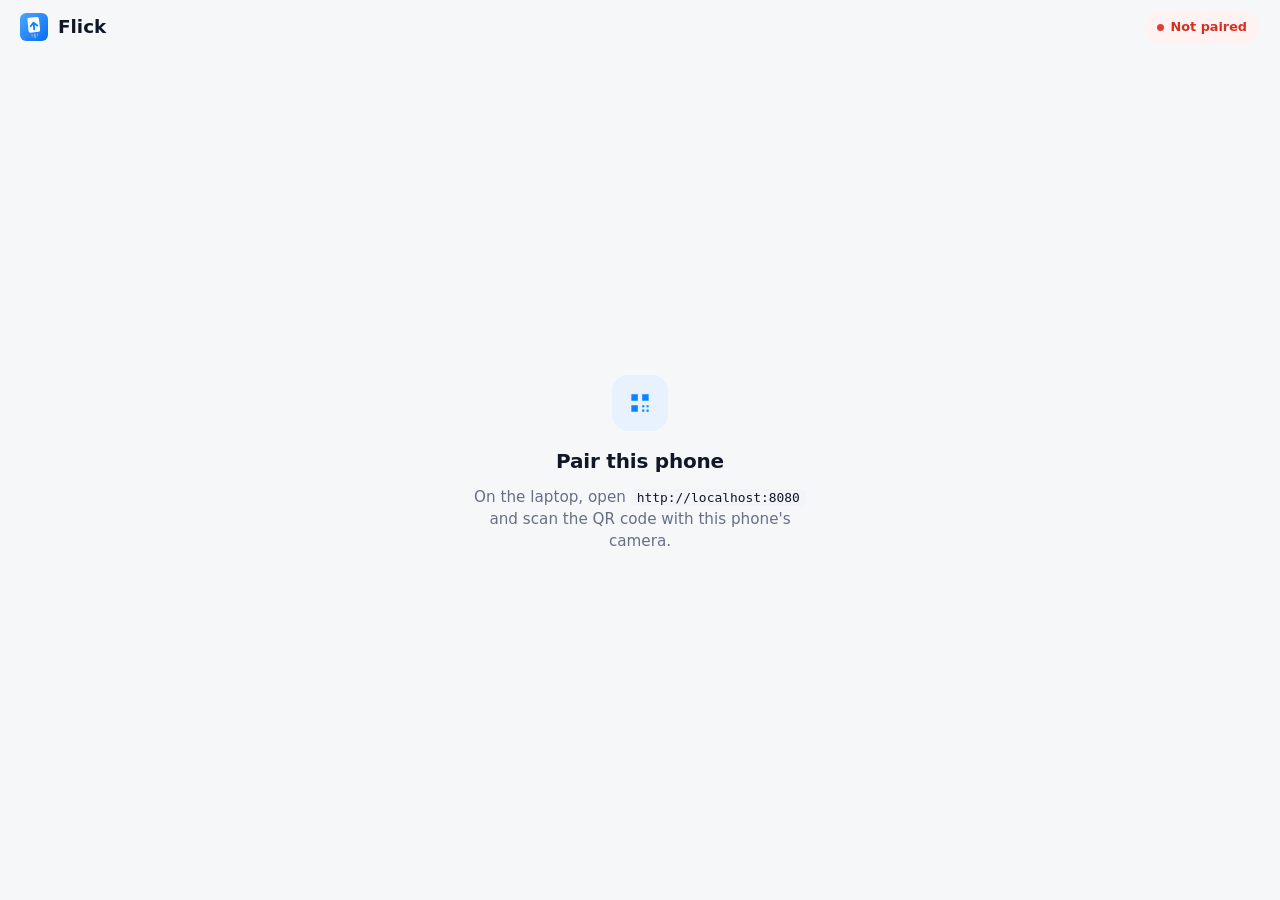
<file: web/index.html>
<!doctype html>
<html lang="en">
<head>
  <meta charset="utf-8">
  <meta name="viewport" content="width=device-width, initial-scale=1, viewport-fit=cover">
  <meta name="color-scheme" content="light dark">
  <meta name="theme-color" content="#f6f7f9" media="(prefers-color-scheme: light)">
  <meta name="theme-color" content="#0b0d12" media="(prefers-color-scheme: dark)">
  <title>Flick</title>
  <link rel="manifest" href="manifest.json">
  <link rel="icon" type="image/svg+xml" href="icons/logo.svg">
  <link rel="icon" type="image/png" sizes="192x192" href="icons/icon-192.png">
  <link rel="apple-touch-icon" href="icons/apple-touch-icon.png">
  <meta name="apple-mobile-web-app-capable" content="yes">
  <meta name="mobile-web-app-capable" content="yes">
  <meta name="apple-mobile-web-app-status-bar-style" content="default">
  <meta name="apple-mobile-web-app-title" content="Flick">
  <link rel="stylesheet" href="styles.css">
  <script type="module" src="app.js"></script>
</head>
<body>
  <header class="topbar">
    <div class="brand">
      <svg class="logo" viewBox="0 0 512 512" aria-hidden="true">
        <defs>
          <linearGradient id="logo-bg" x1="0" y1="0" x2="1" y2="1">
            <stop offset="0" stop-color="#4aa8ff"/>
            <stop offset="1" stop-color="#0a6cf0"/>
          </linearGradient>
        </defs>
        <rect width="512" height="512" rx="114" fill="url(#logo-bg)"/>
        <g transform="rotate(-6 256 256)">
          <g stroke="#fff" stroke-linecap="round" stroke-width="18" fill="none">
            <line x1="256" y1="384" x2="256" y2="452" opacity="0.75"/>
            <line x1="206" y1="384" x2="206" y2="424" opacity="0.45"/>
            <line x1="306" y1="384" x2="306" y2="424" opacity="0.45"/>
          </g>
          <rect x="150" y="80" width="212" height="272" rx="34" fill="#fff"/>
          <path d="M196 236 L256 176 L316 236 M256 184 V298" fill="none" stroke="#0a84ff" stroke-width="34" stroke-linecap="round" stroke-linejoin="round"/>
        </g>
      </svg>
      <span>Flick</span>
    </div>
    <span id="pair-status" class="pill">…</span>
  </header>

  <section id="direction" class="direction" hidden>
    <div id="dir-gauge" class="gauge" aria-hidden="true" hidden>
      <svg class="needle" viewBox="0 0 24 24"><path d="M12 4l5 7h-3.2v9h-3.6v-9H7z"/></svg>
    </div>
    <span id="dir-dot" class="dot" aria-hidden="true"></span>
    <span id="dir-text" class="dir-text">Compass off</span>
    <button id="compass-btn" class="chip-btn" type="button">Enable compass</button>
    <button id="calibrate-btn" class="chip-btn" type="button" hidden>Calibrate</button>
  </section>

  <main id="stage" class="stage">
    <section id="unpaired" class="panel" hidden>
      <div class="panel-icon">
        <svg viewBox="0 0 24 24" aria-hidden="true"><path d="M4 4h6v6H4zM14 4h6v6h-6zM4 14h6v6H4zM14 14h2v2h-2zM18 14h2v2h-2zM14 18h2v2h-2zM18 18h2v2h-2z"/></svg>
      </div>
      <h2>Pair this phone</h2>
      <p>On the laptop, open <code>http://localhost:8080</code> and scan the QR code with this phone's camera.</p>
    </section>

    <section id="calibrate" class="panel calibrate" hidden>
      <span class="eyebrow">Calibrate</span>
      <h2>Point at your laptop</h2>
      <p>Hold the phone the way you will when sending, top edge towards the laptop.</p>
      <div class="dial">
        <span id="cal-heading" class="dial-value">–</span>
        <span class="dial-label">heading</span>
      </div>
      <button id="cal-save" class="btn btn-primary" type="button">This is my laptop</button>
      <button id="cal-cancel" class="btn btn-ghost" type="button">Cancel</button>
    </section>

    <section id="empty" class="panel empty" hidden>
      <svg class="hero" viewBox="0 0 160 96" aria-hidden="true">
        <rect x="14" y="30" width="34" height="56" rx="7" class="hero-phone"/>
        <rect x="20" y="38" width="22" height="30" rx="3" class="hero-photo"/>
        <path d="M58 54 C 80 18, 104 18, 118 34" class="hero-arc"/>
        <path d="M112 28 l8 6 -9 4" class="hero-arc"/>
        <rect x="104" y="44" width="48" height="30" rx="4" class="hero-laptop"/>
        <rect x="98" y="74" width="60" height="5" rx="2.5" class="hero-laptop"/>
      </svg>
      <h2>Ready to send</h2>
      <p>Choose photos or videos, point the phone at your laptop, then swipe up or flick.</p>
    </section>

    <div id="card" class="card" hidden>
      <img id="card-img" alt="Selected photo" draggable="false">
      <video id="card-video" muted playsinline loop preload="metadata" hidden></video>
      <span id="video-badge" class="video-badge" hidden>
        <svg viewBox="0 0 24 24" aria-hidden="true"><path d="M8 5.5v13l10.5-6.5z"/></svg>
        <span id="video-duration">Video</span>
      </span>
      <span id="stack-count" class="stack-count" hidden></span>
    </div>
    <p class="swipe-hint" aria-hidden="true">
      <svg viewBox="0 0 24 24"><path d="M6 14l6-6 6 6"/></svg>
      Swipe up to send
    </p>
  </main>

  <footer class="dock">
    <p id="status" class="status" role="status" aria-live="polite"></p>
    <div id="progress" class="progress" hidden><span id="progress-fill"></span></div>
    <div id="error-actions" class="error-actions" hidden>
      <button id="retry-btn" class="btn btn-secondary" type="button">Retry</button>
      <button id="skip-btn" class="btn btn-secondary" type="button">Skip this one</button>
    </div>
    <label id="pick" class="btn btn-primary btn-block" hidden>
      <svg class="icon" viewBox="0 0 24 24" aria-hidden="true"><rect x="3" y="5" width="18" height="14" rx="2.5"/><circle cx="9" cy="10" r="1.6"/><path d="M21 15l-5-5-8 9"/></svg>
      Choose photos &amp; videos
      <input id="file-input" type="file" accept="image/*,video/*" multiple hidden>
    </label>
    <button id="sendall-btn" class="switch-row" type="button" role="switch" aria-checked="true" hidden>
      <span class="switch-label" id="sendall-label">Send all with one flick</span>
      <span class="switch" aria-hidden="true"><span class="knob"></span></span>
    </button>
    <button id="wrist-btn" class="switch-row" type="button" role="switch" aria-checked="true" hidden>
      <span class="switch-label">Flick the phone to send</span>
      <span class="switch" aria-hidden="true"><span class="knob"></span></span>
    </button>
  </footer>
</body>
</html>
</file>
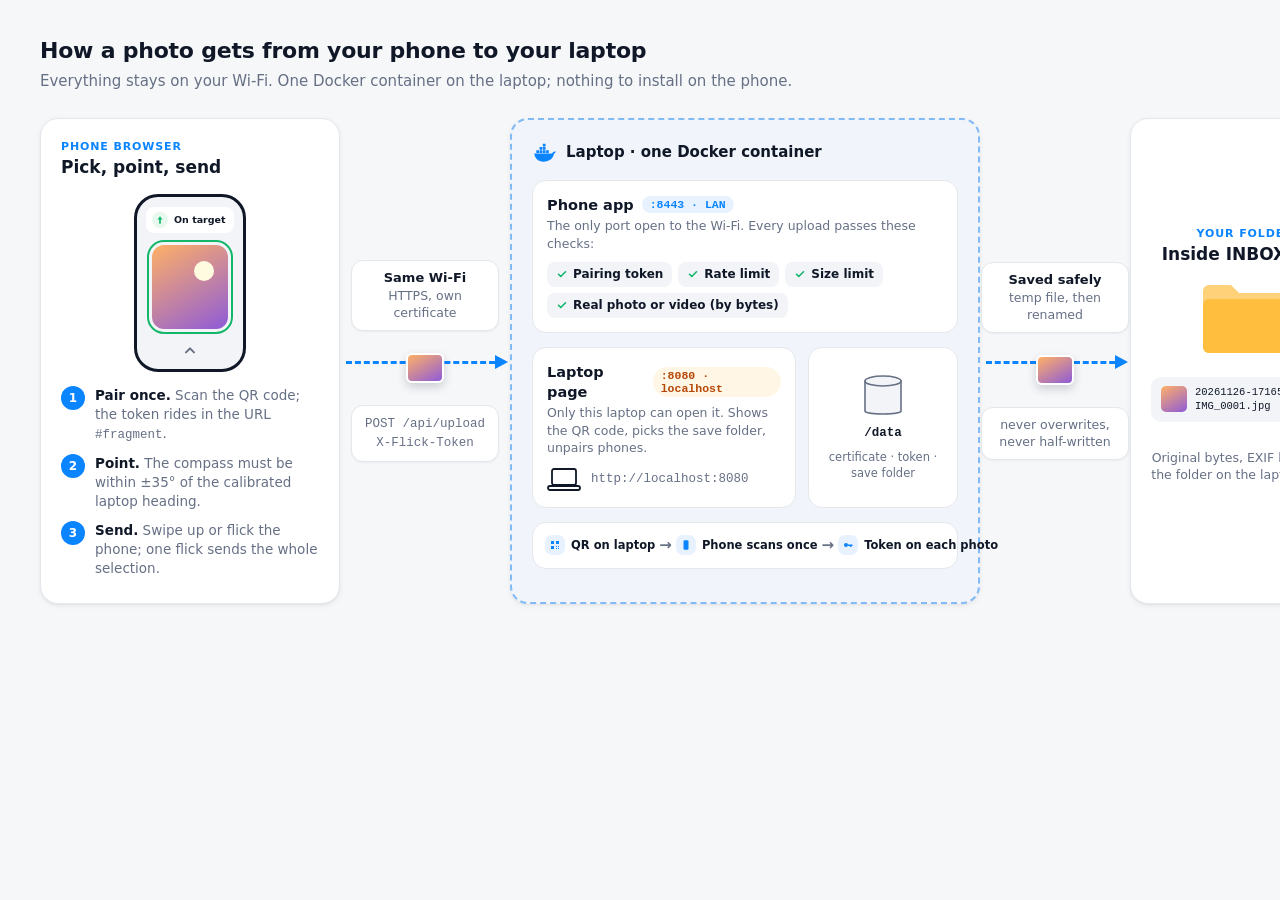
<file: docs/architecture.html>
<!doctype html>
<html lang="en">
<head>
<meta charset="utf-8">
<title>Flick: how it works</title>
<!--
  Source of docs/assets/architecture-{light,dark}.png. After editing, re-render
  at 1400x640 with deviceScaleFactor 2 in light and dark colour schemes.
-->
<style>
  :root {
    --bg: #f6f7f9; --surface: #fff; --surface-2: #f2f4f7; --border: #e4e7ec;
    --text: #101828; --muted: #667085; --primary: #0a84ff; --primary-soft: #e8f2ff;
    --ok: #12b76a; --ok-soft: #e7f8ef; --warn-soft: #fff6e5; --warn: #b54708;
    --font: "Segoe UI", ui-sans-serif, system-ui, -apple-system, Roboto, Arial, sans-serif;
    --mono: "Cascadia Mono", ui-monospace, SFMono-Regular, Consolas, monospace;
  }
  @media (prefers-color-scheme: dark) {
    :root {
      --bg: #0b0d12; --surface: #12151c; --surface-2: #1a1e27; --border: #262b36;
      --text: #f2f4f7; --muted: #98a2b3; --primary-soft: #0a2a4d; --ok-soft: #0d2b1e;
      --warn-soft: #2b1d08; --warn: #fdb022;
    }
  }
  * { box-sizing: border-box; }
  html, body { margin: 0; }
  body {
    width: 1400px; height: 640px; padding: 36px 40px;
    background: var(--bg); color: var(--text); font: 15px/1.4 var(--font);
    -webkit-font-smoothing: antialiased; overflow: hidden;
  }
  h1 { margin: 0 0 4px; font-size: 22px; font-weight: 700; letter-spacing: -.01em; }
  .sub { color: var(--muted); margin: 0 0 26px; }
  .mono { font-family: var(--mono); font-size: 12.5px; }

  .row { display: grid; grid-template-columns: 300px 170px 470px 150px 230px; align-items: stretch; height: 486px; }

  .panel {
    background: var(--surface); border: 1px solid var(--border); border-radius: 18px;
    box-shadow: 0 1px 2px rgb(16 24 40 / .05), 0 2px 6px rgb(16 24 40 / .05);
    padding: 20px; display: flex; flex-direction: column; gap: 14px;
  }
  .tag { font-size: 11px; font-weight: 700; letter-spacing: .08em; text-transform: uppercase; color: var(--primary); }
  .panel h2 { margin: 2px 0 0; font-size: 17px; font-weight: 650; }

  /* phone */
  .phone-wrap { display: flex; justify-content: center; }
  .phone {
    width: 112px; height: 178px; border-radius: 24px; border: 3px solid var(--text);
    background: var(--surface-2); padding: 10px 9px; display: flex; flex-direction: column; gap: 8px;
  }
  .phone .strip { display: flex; align-items: center; gap: 6px; background: var(--surface); border-radius: 8px; padding: 5px 6px; font-size: 9.5px; font-weight: 600; }
  .gauge { width: 16px; height: 16px; border-radius: 50%; background: var(--ok-soft); display: grid; place-items: center; }
  .gauge svg { width: 10px; height: 10px; fill: var(--ok); }
  .photo {
    flex: 1; border-radius: 12px; outline: 2.5px solid var(--ok); outline-offset: 3px; margin: 4px 6px 6px;
    background: linear-gradient(150deg, #ffb066, #8e5bd8);
    position: relative;
  }
  .photo::after { content: ""; position: absolute; right: 14px; top: 16px; width: 20px; height: 20px; border-radius: 50%; background: #fffbe0; }
  .swipe { display: flex; justify-content: center; }
  .swipe svg { width: 16px; height: 16px; fill: none; stroke: var(--muted); stroke-width: 3; stroke-linecap: round; stroke-linejoin: round; }

  .steps { list-style: none; margin: 0; padding: 0; display: grid; gap: 10px; }
  .steps li { display: grid; grid-template-columns: 24px 1fr; gap: 10px; font-size: 13.5px; color: var(--muted); }
  .steps b { color: var(--text); font-weight: 600; }
  .num { width: 24px; height: 24px; border-radius: 50%; background: var(--primary); color: #fff; display: grid; place-items: center; font-size: 12px; font-weight: 700; }

  /* connectors */
  .link { position: relative; display: flex; flex-direction: column; justify-content: center; align-items: center; gap: 10px; }
  .wire { position: absolute; left: 6px; right: 6px; top: 50%; height: 0; border-top: 3px dashed var(--primary); }
  .wire::after {
    content: ""; position: absolute; right: -4px; top: -9px;
    border-left: 13px solid var(--primary); border-top: 7.5px solid transparent; border-bottom: 7.5px solid transparent;
  }
  .bubble {
    position: relative; z-index: 1; background: var(--surface); border: 1px solid var(--border);
    border-radius: 12px; padding: 8px 10px; text-align: center; font-size: 12.5px; color: var(--muted);
    box-shadow: 0 1px 2px rgb(16 24 40 / .05);
  }
  .bubble b { display: block; color: var(--text); font-size: 13px; }
  .link { gap: 22px; }
  .link .bubble { width: 148px; }

  .chip-photo {
    position: relative; z-index: 1; width: 38px; height: 30px; border-radius: 6px;
    background: linear-gradient(150deg, #ffb066, #8e5bd8); border: 2px solid var(--surface);
    box-shadow: 0 4px 10px rgb(16 24 40 / .18);
  }

  /* container */
  .container { border: 2px dashed color-mix(in srgb, var(--primary) 45%, var(--border)); background: color-mix(in srgb, var(--primary-soft) 35%, var(--bg)); }
  .container .head { display: flex; align-items: center; justify-content: space-between; }
  .whale { display: flex; align-items: center; gap: 8px; font-weight: 650; }
  .whale svg { width: 26px; height: 26px; fill: var(--primary); }
  .box { background: var(--surface); border: 1px solid var(--border); border-radius: 14px; padding: 14px; }
  .box h3 { margin: 0 0 2px; font-size: 14.5px; font-weight: 650; display: flex; align-items: center; gap: 8px; }
  .port { font: 600 11.5px var(--mono); padding: 2px 8px; border-radius: 999px; }
  .port.lan { background: var(--primary-soft); color: var(--primary); }
  .port.local { background: var(--warn-soft); color: var(--warn); }
  .box p { margin: 0 0 10px; color: var(--muted); font-size: 12.5px; }
  .checks { display: flex; flex-wrap: wrap; gap: 6px; }
  .check { display: inline-flex; align-items: center; gap: 5px; font-size: 12px; font-weight: 600; padding: 4px 9px; border-radius: 8px; background: var(--surface-2); }
  .check svg { width: 12px; height: 12px; fill: none; stroke: var(--ok); stroke-width: 3.2; stroke-linecap: round; stroke-linejoin: round; }
  .split { display: grid; grid-template-columns: 1fr 150px; gap: 12px; }
  .data { display: flex; flex-direction: column; justify-content: center; align-items: center; gap: 6px; text-align: center; }
  .data svg { width: 40px; height: 46px; }
  .data .cyl { fill: var(--surface-2); stroke: var(--muted); stroke-width: 1.6; }
  .data small { color: var(--muted); font-size: 11.5px; }
  .laptop-user { display: flex; align-items: center; gap: 10px; font-size: 12.5px; color: var(--muted); }
  .laptop-user svg { width: 34px; height: 26px; flex: none; }
  .laptop-user .lp { fill: var(--surface); stroke: var(--text); stroke-width: 1.8; }

  .pairing { display: flex; align-items: center; justify-content: space-between; gap: 4px; padding: 12px 12px; }
  .pstep { display: flex; align-items: center; gap: 6px; font-size: 11.5px; font-weight: 600; white-space: nowrap; }
  .pstep svg { width: 20px; height: 20px; padding: 4px; border-radius: 7px; background: var(--primary-soft); fill: var(--primary); flex: none; }
  .parrow { color: var(--muted); font-weight: 700; }

  /* folder */
  .folder-panel { align-items: center; justify-content: center; text-align: center; }
  .folder-icon svg { width: 92px; height: 76px; }
  .folder-icon .back { fill: #ffd27a; } .folder-icon .front { fill: #ffbe3d; }
  .file {
    display: flex; align-items: center; gap: 8px; text-align: left; background: var(--surface-2);
    border-radius: 10px; padding: 8px 10px; width: 100%;
  }
  .file .thumb { width: 26px; height: 26px; border-radius: 5px; background: linear-gradient(150deg, #ffb066, #8e5bd8); flex: none; }
  .file .mono { font-size: 10.5px; overflow-wrap: anywhere; }
  .muted { color: var(--muted); font-size: 12.5px; }
</style>
</head>
<body>
  <h1>How a photo gets from your phone to your laptop</h1>
  <p class="sub">Everything stays on your Wi-Fi. One Docker container on the laptop; nothing to install on the phone.</p>

  <div class="row">
    <!-- Phone -->
    <section class="panel">
      <div>
        <div class="tag">Phone browser</div>
        <h2>Pick, point, send</h2>
      </div>
      <div class="phone-wrap">
        <div class="phone">
          <div class="strip">
            <span class="gauge"><svg viewBox="0 0 24 24"><path d="M12 3l6 8h-4v10h-4V11H6z"/></svg></span>
            On target
          </div>
          <div class="photo"></div>
          <div class="swipe"><svg viewBox="0 0 24 24"><path d="M6 14l6-6 6 6"/></svg></div>
        </div>
      </div>
      <ol class="steps">
        <li><span class="num">1</span><span><b>Pair once.</b> Scan the QR code; the token rides in the URL <span class="mono">#fragment</span>.</span></li>
        <li><span class="num">2</span><span><b>Point.</b> The compass must be within ±35° of the calibrated laptop heading.</span></li>
        <li><span class="num">3</span><span><b>Send.</b> Swipe up or flick the phone; one flick sends the whole selection.</span></li>
      </ol>
    </section>

    <!-- Wi-Fi link -->
    <div class="link">
      <div class="wire"></div>
      <div class="bubble"><b>Same Wi-Fi</b>HTTPS, own certificate</div>
      <div class="chip-photo"></div>
      <div class="bubble"><span class="mono">POST /api/upload</span><br><span class="mono">X-Flick-Token</span></div>
    </div>

    <!-- Container -->
    <section class="panel container">
      <div class="head">
        <div class="whale">
          <svg viewBox="0 0 24 24" aria-hidden="true"><path d="M2 12.5h16.5c.8-1.5 2.3-2 3.5-1.8-.2 1-.9 1.6-1.6 1.8C19.7 17 16 20 10.5 20 6 20 2.8 17.4 2 12.5zM4 9.5h2.5V12H4zm3 0h2.5V12H7zm3 0h2.5V12H10zm-3-3h2.5V9H7zm3 0h2.5V9H10zm3 3h2.5V12H13zm-3-6h2.5V6H10z"/></svg>
          Laptop · one Docker container
        </div>
      </div>

      <div class="box">
        <h3>Phone app <span class="port lan">:8443 · LAN</span></h3>
        <p>The only port open to the Wi-Fi. Every upload passes these checks:</p>
        <div class="checks">
          <span class="check"><svg viewBox="0 0 24 24"><path d="M5 12.5l4.5 4.5L19 7.5"/></svg>Pairing token</span>
          <span class="check"><svg viewBox="0 0 24 24"><path d="M5 12.5l4.5 4.5L19 7.5"/></svg>Rate limit</span>
          <span class="check"><svg viewBox="0 0 24 24"><path d="M5 12.5l4.5 4.5L19 7.5"/></svg>Size limit</span>
          <span class="check"><svg viewBox="0 0 24 24"><path d="M5 12.5l4.5 4.5L19 7.5"/></svg>Real photo or video (by bytes)</span>
        </div>
      </div>

      <div class="split">
        <div class="box">
          <h3>Laptop page <span class="port local">:8080 · localhost</span></h3>
          <p>Only this laptop can open it. Shows the QR code, picks the save folder, unpairs phones.</p>
          <div class="laptop-user">
            <svg viewBox="0 0 34 26" aria-hidden="true"><rect class="lp" x="5" y="2" width="24" height="16" rx="2"/><rect class="lp" x="1" y="19" width="32" height="4" rx="2"/></svg>
            <span class="mono">http://localhost:8080</span>
          </div>
        </div>
        <div class="box data">
          <svg viewBox="0 0 40 46" aria-hidden="true">
            <path class="cyl" d="M2 8c0-4 36-4 36 0v30c0 4-36 4-36 0z"/>
            <ellipse class="cyl" cx="20" cy="8" rx="18" ry="5"/>
          </svg>
          <b class="mono">/data</b>
          <small>certificate · token · save folder</small>
        </div>
      </div>

      <div class="box pairing">
        <span class="pstep"><svg viewBox="0 0 24 24" aria-hidden="true"><path d="M4 4h6v6H4zM14 4h6v6h-6zM4 14h6v6H4zM14 14h2v2h-2zM18 14h2v2h-2zM14 18h2v2h-2zM18 18h2v2h-2z"/></svg>QR on laptop</span>
        <span class="parrow">→</span>
        <span class="pstep"><svg viewBox="0 0 24 24" aria-hidden="true"><rect x="7" y="2.5" width="10" height="19" rx="2.5"/></svg>Phone scans once</span>
        <span class="parrow">→</span>
        <span class="pstep"><svg viewBox="0 0 24 24" aria-hidden="true"><circle cx="8" cy="12" r="4"/><path d="M12 11h9v3h-2v2h-3v-2h-4z"/></svg>Token on each photo</span>
      </div>
    </section>

    <!-- Save link -->
    <div class="link">
      <div class="wire"></div>
      <div class="bubble"><b>Saved safely</b>temp file, then renamed</div>
      <div class="chip-photo"></div>
      <div class="bubble">never overwrites,<br>never half-written</div>
    </div>

    <!-- Folder -->
    <section class="panel folder-panel">
      <div>
        <div class="tag">Your folder</div>
        <h2>Inside INBOX_DIR</h2>
      </div>
      <div class="folder-icon">
        <svg viewBox="0 0 92 76" aria-hidden="true">
          <path class="back" d="M4 10a6 6 0 0 1 6-6h22l8 8h42a6 6 0 0 1 6 6v48a6 6 0 0 1-6 6H10a6 6 0 0 1-6-6z"/>
          <path class="front" d="M4 24a6 6 0 0 1 6-6h72a6 6 0 0 1 6 6v42a6 6 0 0 1-6 6H10a6 6 0 0 1-6-6z"/>
        </svg>
      </div>
      <div class="file">
        <span class="thumb"></span>
        <span class="mono">20261126-171652-IMG_0001.jpg</span>
      </div>
      <p class="muted">Original bytes, EXIF kept. Pick the folder on the laptop page.</p>
    </section>
  </div>
</body>
</html>
</file>
<file: web/styles.css>
:root {
  --bg: #f6f7f9;
  --surface: #ffffff;
  --surface-2: #f2f4f7;
  --border: #e4e7ec;
  --text: #101828;
  --muted: #667085;
  --primary: #0a84ff;
  --primary-hover: #0071e3;
  --primary-soft: #e8f2ff;
  --ok: #12b76a;
  --ok-soft: #e7f8ef;
  --err: #d92d20;
  --err-soft: #fef3f2;
  --radius: 22px;
  --shadow: 0 1px 2px rgb(16 24 40 / .05), 0 1px 3px rgb(16 24 40 / .06);
  --font: ui-sans-serif, system-ui, -apple-system, "Segoe UI", Roboto, "Helvetica Neue", Arial, sans-serif;
}

@media (prefers-color-scheme: dark) {
  :root {
    --bg: #0b0d12;
    --surface: #12151c;
    --surface-2: #1a1e27;
    --border: #262b36;
    --text: #f2f4f7;
    --muted: #98a2b3;
    --primary-soft: #0a2a4d;
    --ok-soft: #0d2b1e;
    --err-soft: #2a1210;
    --shadow: 0 1px 2px rgb(0 0 0 / .5);
  }
}

* { box-sizing: border-box; }

html, body { height: 100%; margin: 0; }

body {
  display: flex;
  flex-direction: column;
  background: var(--bg);
  color: var(--text);
  font: 16px/1.45 var(--font);
  -webkit-font-smoothing: antialiased;
  overscroll-behavior: none;
  -webkit-user-select: none;
  user-select: none;
  -webkit-tap-highlight-color: transparent;
}

h2 { margin: 0; font-size: 1.25rem; font-weight: 650; letter-spacing: -.01em; }
p { margin: 0; }
code {
  font: .85em ui-monospace, SFMono-Regular, Consolas, monospace;
  background: var(--surface-2);
  padding: 1px 6px;
  border-radius: 6px;
  color: var(--text);
  word-break: break-all;
}

/* Top bar */
.topbar {
  display: flex;
  align-items: center;
  justify-content: space-between;
  padding: calc(12px + env(safe-area-inset-top)) 20px 12px;
}
.brand { display: flex; align-items: center; gap: 10px; font-weight: 700; font-size: 1.15rem; }
.logo { width: 28px; height: 28px; }

.pill {
  display: inline-flex;
  align-items: center;
  gap: 7px;
  font-size: .8rem;
  font-weight: 600;
  padding: 5px 12px;
  border-radius: 999px;
  background: var(--surface);
  border: 1px solid var(--border);
  color: var(--muted);
}
.pill::before { content: ""; width: 7px; height: 7px; border-radius: 50%; background: currentColor; opacity: .9; }
.pill.ok { color: var(--ok); background: var(--ok-soft); border-color: transparent; }
.pill.err { color: var(--err); background: var(--err-soft); border-color: transparent; }

/* Direction bar */
.direction {
  display: flex;
  align-items: center;
  gap: 10px;
  margin: 0 16px;
  padding: 10px 12px 10px 14px;
  border-radius: 16px;
  background: var(--surface);
  border: 1px solid var(--border);
  box-shadow: var(--shadow);
  font-size: .9rem;
}
.dir-text { flex: 1; min-width: 0; font-weight: 500; }
.dot { width: 10px; height: 10px; border-radius: 50%; background: var(--muted); flex: none; transition: background-color .15s; }
.dot.ok { background: var(--ok); box-shadow: 0 0 0 4px var(--ok-soft); }
.gauge {
  position: relative;
  width: 34px;
  height: 34px;
  flex: none;
  border-radius: 50%;
  background: var(--surface-2);
  border: 1px solid var(--border);
}
.gauge + .dot { display: none; }
.needle {
  position: absolute;
  inset: 5px;
  fill: var(--muted);
  transform: rotate(var(--turn, 0deg));
  transition: transform .15s linear;
}
.direction.in-range .needle { fill: var(--ok); }
.direction.in-range .gauge { border-color: color-mix(in srgb, var(--ok) 50%, var(--border)); background: var(--ok-soft); }

.chip-btn {
  flex: none;
  border: 0;
  padding: 7px 12px;
  border-radius: 999px;
  background: var(--primary-soft);
  color: var(--primary);
  font: inherit;
  font-size: .8rem;
  font-weight: 650;
  cursor: pointer;
}

/* Stage */
.stage {
  flex: 1;
  display: flex;
  flex-direction: column;
  align-items: center;
  justify-content: center;
  gap: 16px;
  padding: 16px;
  overflow: hidden;
  position: relative;
}

.panel {
  width: 100%;
  max-width: 22rem;
  display: flex;
  flex-direction: column;
  align-items: center;
  gap: 10px;
  text-align: center;
}
.panel p { color: var(--muted); font-size: .95rem; }
.panel-icon {
  width: 56px;
  height: 56px;
  display: grid;
  place-items: center;
  border-radius: 16px;
  background: var(--primary-soft);
  margin-bottom: 6px;
}
.panel-icon svg { width: 26px; height: 26px; fill: var(--primary); }
.eyebrow { font-size: .75rem; font-weight: 700; letter-spacing: .08em; text-transform: uppercase; color: var(--primary); }

.hero { width: 200px; height: auto; margin-bottom: 8px; }
.hero-phone, .hero-laptop { fill: var(--surface); stroke: var(--border); stroke-width: 2; }
.hero-photo { fill: var(--primary-soft); stroke: var(--primary); stroke-width: 1.5; }
.hero-arc { fill: none; stroke: var(--primary); stroke-width: 2.5; stroke-linecap: round; stroke-linejoin: round; stroke-dasharray: 4 5; }

.calibrate { gap: 12px; }
.dial {
  width: 168px;
  height: 168px;
  margin: 10px 0;
  border-radius: 50%;
  display: grid;
  place-content: center;
  text-align: center;
  background: radial-gradient(circle at 50% 40%, var(--surface), var(--surface-2));
  border: 1px solid var(--border);
  box-shadow: var(--shadow), inset 0 0 0 10px var(--bg);
}
.dial-value { font-size: 2.6rem; font-weight: 700; font-variant-numeric: tabular-nums; letter-spacing: -.02em; }
.dial-label { font-size: .75rem; color: var(--muted); text-transform: uppercase; letter-spacing: .08em; }
.calibrate .btn { width: 100%; }

/* Photo card */
.card {
  position: relative;
  width: min(78vw, 21rem);
  border-radius: var(--radius);
  background: var(--surface);
  box-shadow: 0 20px 50px rgb(16 24 40 / .18), 0 4px 12px rgb(16 24 40 / .08);
  touch-action: none;
  will-change: transform;
  outline: 3px solid transparent;
  outline-offset: 5px;
  transition: outline-color .15s;
}
.card.in-range { outline-color: var(--ok); }
.card img, .card video {
  display: block;
  width: 100%;
  max-height: 56vh;
  object-fit: cover;
  border-radius: var(--radius);
  pointer-events: none;
  background: var(--surface-2);
}
.video-badge {
  position: absolute;
  left: 12px;
  bottom: 12px;
  display: inline-flex;
  align-items: center;
  gap: 4px;
  padding: 3px 10px 3px 7px;
  border-radius: 999px;
  background: rgb(16 24 40 / .65);
  backdrop-filter: blur(6px);
  color: #fff;
  font-size: .8rem;
  font-weight: 650;
  font-variant-numeric: tabular-nums;
}
.video-badge svg { width: 14px; height: 14px; fill: currentColor; }
.card.stacked {
  box-shadow:
    0 8px 0 -3px var(--surface),
    0 8px 0 -2px var(--border),
    0 16px 0 -6px var(--surface),
    0 16px 0 -5px var(--border),
    0 24px 50px rgb(16 24 40 / .18);
}
.stack-count {
  position: absolute;
  top: 12px;
  right: 12px;
  padding: 3px 10px;
  border-radius: 999px;
  background: rgb(16 24 40 / .65);
  backdrop-filter: blur(6px);
  color: #fff;
  font-size: .8rem;
  font-weight: 650;
}

.swipe-hint {
  display: flex;
  flex-direction: column;
  align-items: center;
  gap: 2px;
  color: var(--muted);
  font-size: .8rem;
  font-weight: 600;
}
.swipe-hint svg {
  width: 20px;
  height: 20px;
  fill: none;
  stroke: currentColor;
  stroke-width: 2.5;
  stroke-linecap: round;
  stroke-linejoin: round;
  animation: nudge 1.4s ease-in-out infinite;
}
@keyframes nudge { 50% { transform: translateY(-5px); } }
#card[hidden] ~ .swipe-hint { display: none; }

/* Dock */
.dock {
  display: flex;
  flex-direction: column;
  align-items: center;
  gap: 12px;
  padding: 12px 16px calc(16px + env(safe-area-inset-bottom));
}
.status { min-height: 1.4em; color: var(--muted); font-size: .9rem; text-align: center; font-weight: 500; }
.status:empty { display: none; }
.status.ok, .status.err {
  padding: 6px 14px;
  border-radius: 999px;
}
.status.ok { color: var(--ok); background: var(--ok-soft); }
.status.err { color: var(--err); background: var(--err-soft); }

.progress {
  width: 100%;
  max-width: 24rem;
  height: 6px;
  border-radius: 999px;
  background: var(--surface-2);
  overflow: hidden;
}
.progress span {
  display: block;
  height: 100%;
  width: 0;
  border-radius: inherit;
  background: var(--primary);
  transition: width .2s ease-out;
}

.btn {
  display: inline-flex;
  align-items: center;
  justify-content: center;
  gap: 8px;
  min-height: 48px;
  padding: 0 18px;
  border-radius: 14px;
  border: 1px solid transparent;
  font: inherit;
  font-weight: 650;
  cursor: pointer;
  transition: background-color .15s, transform .1s;
}
.btn:active { transform: scale(.98); }
.btn:disabled { opacity: .5; }
.btn-primary { background: var(--primary); color: #fff; box-shadow: 0 6px 16px color-mix(in srgb, var(--primary) 30%, transparent); }
.btn-secondary { background: var(--surface); border-color: var(--border); color: var(--text); }
.btn-ghost { background: transparent; color: var(--muted); }
.btn-block { width: 100%; max-width: 24rem; min-height: 54px; font-size: 1.02rem; }
.icon { width: 22px; height: 22px; fill: none; stroke: currentColor; stroke-width: 2; stroke-linecap: round; stroke-linejoin: round; }

.error-actions { display: flex; gap: 10px; width: 100%; max-width: 24rem; }
.error-actions .btn { flex: 1; min-height: 44px; }

.switch-row {
  display: flex;
  align-items: center;
  justify-content: space-between;
  width: 100%;
  max-width: 24rem;
  padding: 10px 14px;
  border: 1px solid var(--border);
  border-radius: 14px;
  background: var(--surface);
  color: var(--text);
  font: inherit;
  font-size: .9rem;
  font-weight: 500;
  cursor: pointer;
}
.switch {
  position: relative;
  width: 44px;
  height: 26px;
  border-radius: 999px;
  background: var(--border);
  transition: background-color .2s;
}
.knob {
  position: absolute;
  top: 3px;
  left: 3px;
  width: 20px;
  height: 20px;
  border-radius: 50%;
  background: #fff;
  box-shadow: 0 1px 3px rgb(0 0 0 / .25);
  transition: transform .2s;
}
.switch-row[aria-checked="true"] .switch { background: var(--ok); }
.switch-row[aria-checked="true"] .knob { transform: translateX(18px); }

@media (prefers-reduced-motion: reduce) {
  .card { transition-duration: 1ms !important; }
  .swipe-hint svg { animation: none; }
}

[hidden] { display: none !important; }
</file>
